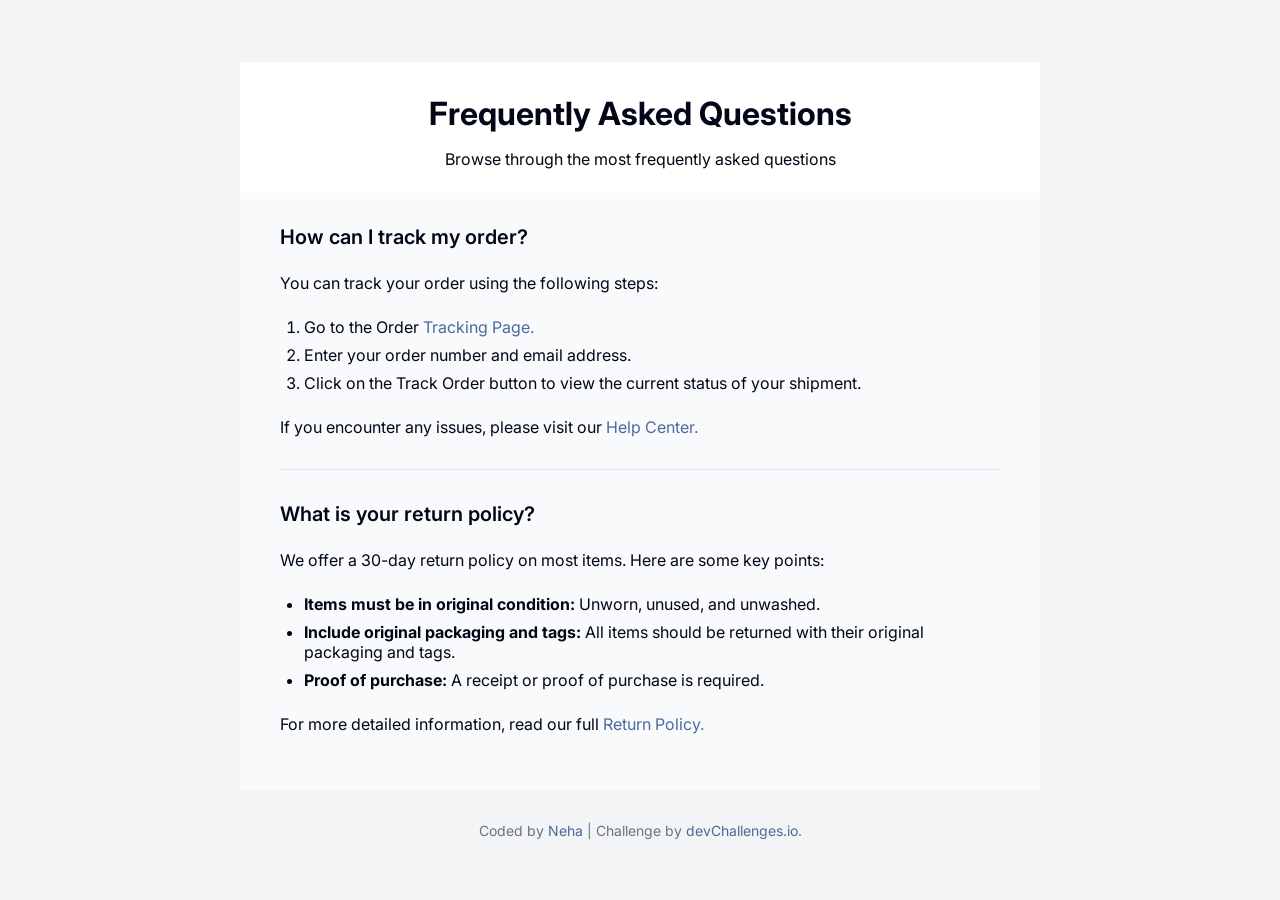
<file: index.html>
<!DOCTYPE html>
<html lang="en">
  <head>
    <meta charset="UTF-8" />
    <meta name="viewport" content="width=device-width, initial-scale=1.0" />

    <link
      rel="icon"
      href="resources/favicon.ico"
      type="image/x-icon"
      sizes="96x96"
    />

    <title>Simple FAQ | devChallenges.io</title>
    <link rel="preconnect" href="https://fonts.googleapis.com" />
    <link rel="preconnect" href="https://fonts.gstatic.com" crossorigin />
    <link
      href="https://fonts.googleapis.com/css2?family=Inter:wght@400;700&display=swap"
      rel="stylesheet"
    />

    <style>
      * {
        margin: 0;
        padding: 0;
        box-sizing: border-box;
      }

      body {
        min-height: 100vh;
        display:flex;
        justify-content:center;
        align-items:center;
        flex-direction:column;
        background-color: #f3f4f6;
        font-family: 'Inter', sans-serif;
        font-display: swap;
        color: #030616;
      }

      .container{
        background-color:#FFFFFF;
        padding:0;
        width:100%;
        max-width:800px;
      }

      .header{
        text-align: center;
        margin-bottom: 1.5rem;
        padding:2rem 2rem 0 2rem;
      }

      .header h1{
        margin-bottom:1rem;
        font-weight:700;
        font-size:2rem;
      }

      .header p{
        margin-bottom:1rem;
      }

      .main-content{
        background-color: #f8fafc;
        padding:2rem 2.5rem;
        margin-bottom:0;
      }

      .main-content h2{
        margin-bottom:1.5rem;
        font-weight:600;
        font-size:1.25rem;
      }

      .main-content p{
        margin:1.5rem 0;
      }

      .main-content li{
        margin-bottom:0.5rem;
      }

      .main-content ol, .main-content ul{
        padding-left:1.5rem;
        margin-bottom:1.5rem;
      }

      .main-content a{
        color: #4B6A9B;
        text-decoration: none;
      }

      hr{
        border:none;
        height:1px;
        background-color:#E2E8F0;
        margin:2rem 0;
      }

      @media (max-width: 600px) {
        body {
          padding: 1.5rem 1rem;
        }

        .container {
          padding: 1.5rem;
        }

        .main-content {
          padding: 1.5rem 1rem;
        }
      }

      .author-info {
        font-size: 14px;
        text-align: center;
        margin-top: 2rem;
        color: #6B7280;
      }

      .author-info a {
        color: #4B6A9B;
        text-decoration: none;
      }

      .author-info a:hover{
        color: #2D3748;
      }
    </style>
  </head>
  <body>
    <div class="container">
      <div class="header">
      <h1>Frequently Asked Questions</h1>
      <p>Browse through the most frequently asked questions</p>
      </div>

      <div class="main-content">
      <h2>How can I track my order?</h2>
  
    <p>You can track your order using the following steps:</p>
  
    <ol>
      <li>Go to the Order <a href="#">Tracking Page.</a></li>
      <li>Enter your order number and email address.</li>
      <li>Click on the Track Order button to view the current status of your shipment.</li>
    </ol>
  
    <p>If you encounter any issues, please visit our <a href="#">Help Center.</a></p>
    <hr>
  
    <h2>What is your return policy?</h2>
  
    <p>We offer a 30-day return policy on most items. Here are some key points:</p>
  
    <ul>
      <li><strong>Items must be in original condition: </strong>Unworn, unused, and unwashed.</li>
      <li><strong>Include original packaging and tags: </strong>All items should be returned with their original packaging and tags.</li>
      <li><strong>Proof of purchase: </strong>A receipt or proof of purchase is required.</li>
    </ul>
  
    <p>For more detailed information, read our full <a href="#">Return Policy.</a></p>
      </div>

      </div>

      <div class="author-info">
      Coded by <a href="https://github.com/Nothingspecial2468">Neha</a> | Challenge by
      <a href="https://www.devchallenges.io?ref=challenge" target="_blank"
        >devChallenges.io</a
      >.
    </div>
  </body>
</html>
</file>
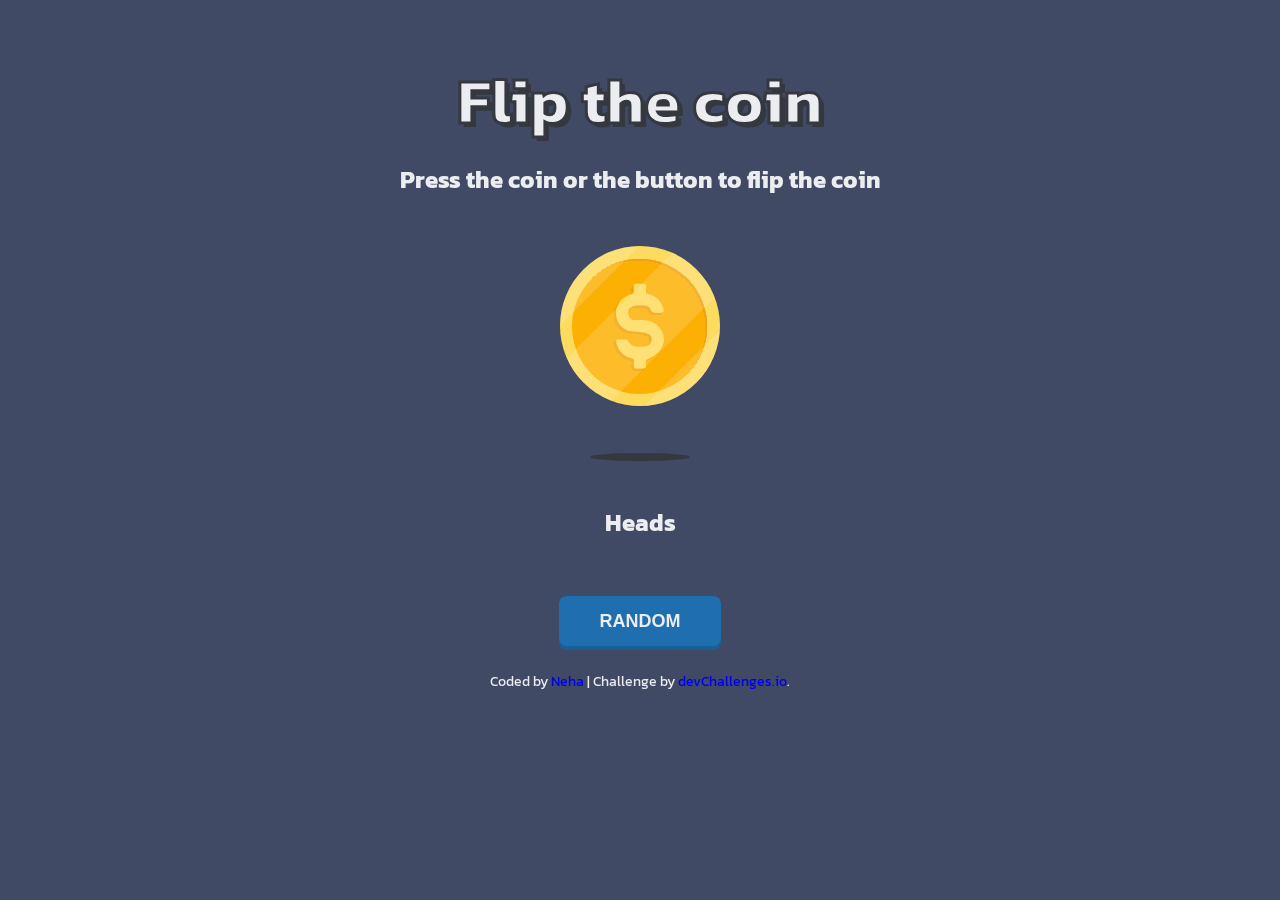
<file: flip-the-coin-master/index.html>
<!DOCTYPE html>
<html lang="en">
  <head>
    <meta charset="UTF-8" />
    <meta name="viewport" content="width=device-width, initial-scale=1.0" />

    <link
      rel="icon"
      href="resources/favicon.ico"
      type="image/x-icon"
      sizes="96x96"
    />

    <title>Flip the coin | devChallenges.io</title>
    <link rel="preconnect" href="https://fonts.googleapis.com" />
    <link rel="preconnect" href="https://fonts.gstatic.com" crossorigin />
    <link
      href="https://fonts.googleapis.com/css2?family=Kanit:wght@400;500;700&display=swap"
      rel="stylesheet"
    />
    <link rel="stylesheet" href="style.css">
  </head>
  <body>
    <main class="container">
      <h1>Flip the coin</h1>
      <p class="instructions">Press the coin or the button to flip the coin</p>
     
      <button type="button" class="flip-btn">
      <img src="resources/heads.svg"
      alt="Heads"
      class="coin"
      id="coin" />
      </button>

      <img src="resources/shadow.svg" alt="" class="shadow"/>

      <p id="result">Heads</p>

      <button type="button" class="random-btn">RANDOM</button>

    </main>

    <div class="author-info">
      Coded by <a href="#">Neha</a> | Challenge by
      <a href="https://www.devchallenges.io?ref=challenge" target="_blank"
        >devChallenges.io</a
      >.
    </div>

    <script src="script.js"></script>
  </body>
</html>
</file>
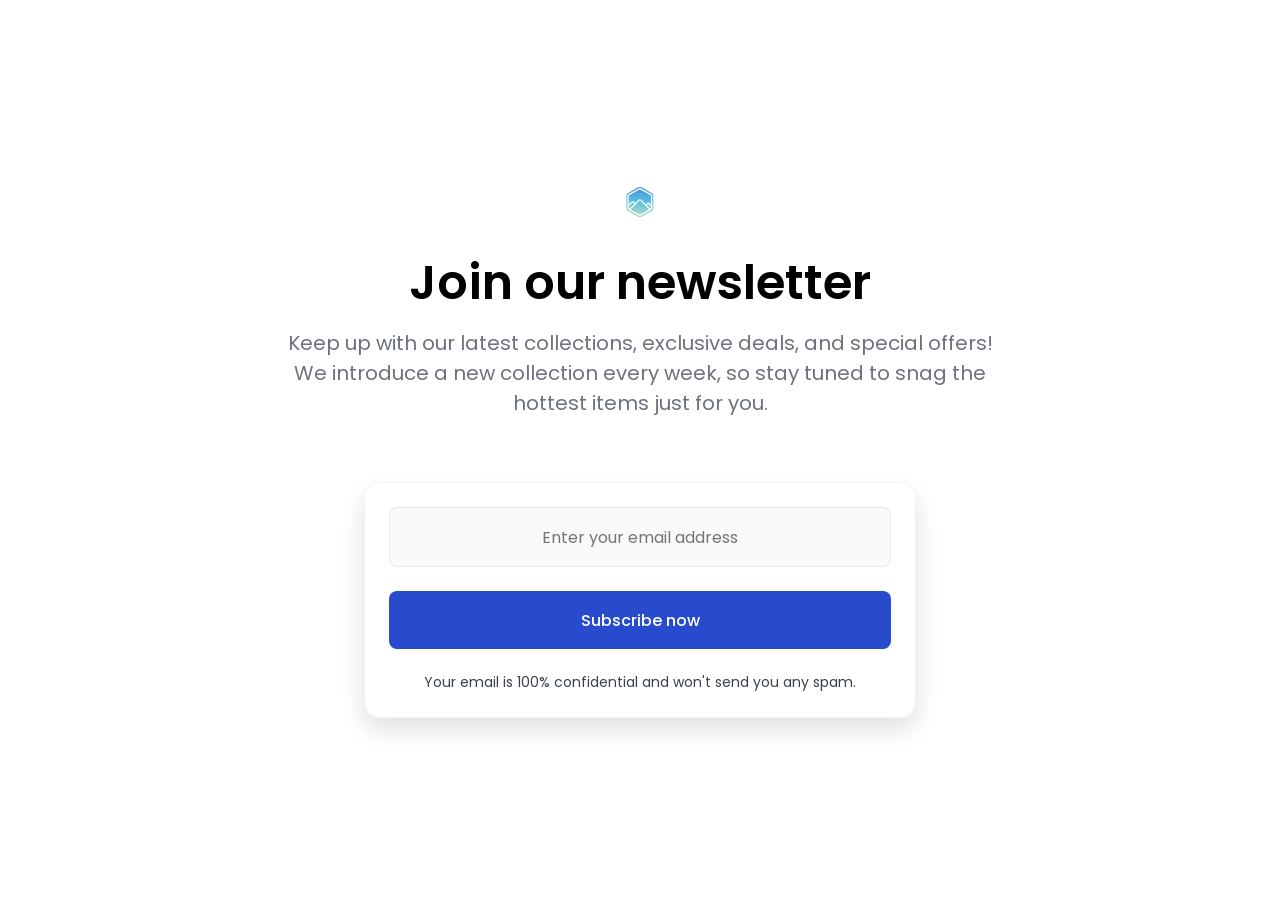
<file: join-our-newsletter/index.html>
<!DOCTYPE html>
<html lang="en">
  <head>
    <meta charset="UTF-8" />
    <meta name="viewport" content="width=device-width, initial-scale=1.0" />

    <link
      rel="icon"
      href="resources/favicon.ico"
      type="image/x-icon"
      sizes="96x96"
    />
    <link rel="preconnect" href="https://fonts.googleapis.com" />
    <link rel="preconnect" href="https://fonts.gstatic.com" crossorigin />
    <link
      href="https://fonts.googleapis.com/css2?family=Poppins:wght@400;500;600;700&display=swap"
      rel="stylesheet"
    />

    <title>Join Our Newsletter | devChallenges.io</title>

    <style>
      * {
        margin: 0;
        padding: 0;
        box-sizing: border-box;
      }

      body {
        min-height: 100vh;
        display: flex;
        justify-content: center;
        align-items: center;
        font-family: "Poppins", sans-serif;
        padding: 48px 24px;
        color: #000;
      }

      .container {
        width: 100%;
        display: flex;
        flex-direction: column;
        text-align: center;
      }

      .content {
        width: 100%;
        max-width: 720px;
        margin: 0 auto 64px;
      }

      .content img {
        display: block;
        width: 40px;
        height: 40px;
        margin: 0 auto 32px;
      }

      .content h1 {
        font-size: 48px;
        line-height: 1.2;
        font-weight: 600;
        margin-bottom: 16px;
      }

      .content p {
        font-size: 20px;
        line-height: 1.5;
        color: #6c727f;
      }

      .input-container {
        width: 100%;
        max-width: 552px;
        margin: 0 auto;
        display: flex;
        flex-direction: column;
        gap: 24px;
        border: 1px solid #f3f4f6;
        border-radius: 16px;
        padding: 24px;
        box-shadow: 0 12px 24px rgba(0, 0, 0, 0.12);
      }

      .visually-hidden {
        position: absolute;
        width: 1px;
        height: 1px;
        padding: 0;
        margin: -1px;
        overflow: hidden;
        clip: rect(0, 0, 0, 0);
        white-space: nowrap;
        border: 0;
      }

      .input-container input {
        width: 100%;
        min-height: 60px;
        padding: 12px 16px;
        border-radius: 8px;
        border: 1px solid #e5e7eb;
        text-align: center;
        font: inherit;
        font-size: 16px;
        color: #394150;
        background-color: #f9fafb;
      }

      .input-container input:focus-visible,
      .input-container button:focus-visible {
        outline: 3px solid #93c5fd;
        outline-offset: 2px;
      }

      .input-container button {
        width: 100%;
        min-height: 58px;
        padding: 12px;
        border: 0;
        border-radius: 8px;
        cursor: pointer;
        background-color: #284bce;
        color: #fff;
        font: inherit;
        font-size: 16px;
        font-weight: 500;
      }

      .input-container button:hover {
        background-color: #3c5ff5;
      }

      .input-container p {
        font-size: 14px;
        line-height: 1.4;
        color: #394150;
      }

      @media (max-width: 600px) {
        .content {
          max-width: 350px;
        }

        .content h1 {
          font-size: 32px;
        }

        .content p {
          font-size: 16px;
          line-height: 1.5;
        }

        .input-container p {
          text-align: left;
        }
      }
    </style>
  </head>
  <body>
    <main class="container">
      <section class="content">
        <img src="resources/logo.svg" alt="" />
        <h1>Join our newsletter</h1>
        <p>
          Keep up with our latest collections, exclusive deals, and special
          offers! We introduce a new collection every week, so stay tuned to
          snag the hottest items just for you.
        </p>
      </section>

      <form class="input-container">
        <label class="visually-hidden" for="email">Email address</label>
        <input
          id="email"
          name="email"
          type="email"
          placeholder="Enter your email address"
          autocomplete="email"
          required
        />
        <button type="submit">Subscribe now</button>
        <p>Your email is 100% confidential and won't send you any spam.</p>
      </form>
    </main>
  </body>
</html>
</file>
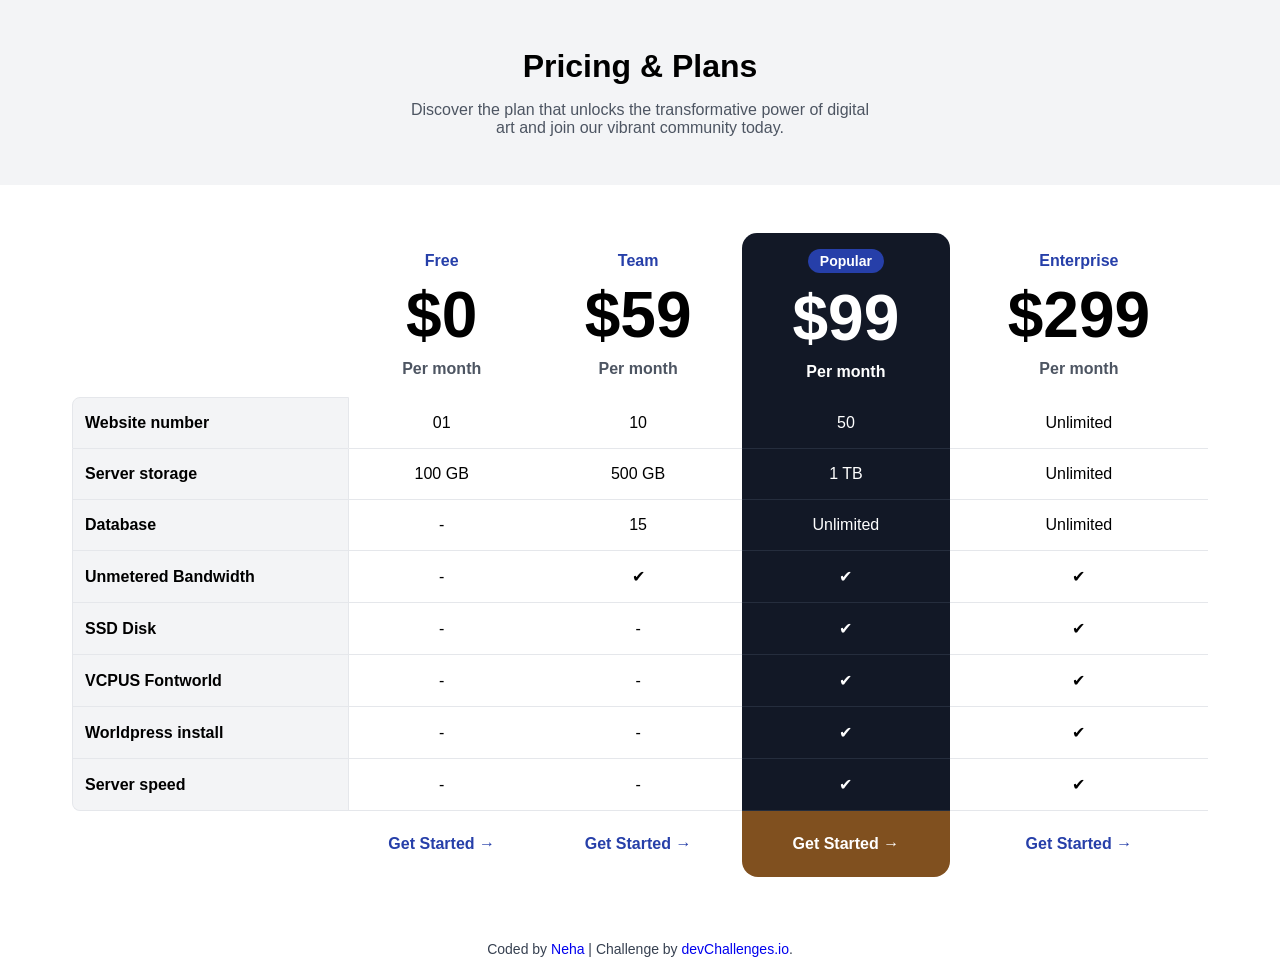
<file: pricing-table-master/index.html>
<!DOCTYPE html>
<html lang="en">
  <head>
    <meta charset="UTF-8" />
    <meta name="viewport" content="width=device-width, initial-scale=1.0" />

    <link
      rel="icon"
      href="resources/favicon.ico"
      type="image/x-icon"
      sizes="96x96"
    />

    <title>Pricing Table | devChallenges.io</title>

    <!--You are welcome to delete these styles or modify them in your own stylesheet -->
    <style>
      * {
        margin: 0;
        padding: 0;
        box-sizing: border-box;
      }

      body {
        min-height: 100vh;
        display: flex;
        flex-direction: column;
        font-family: "Inter", sans-serif;
      }

      header{
        background-color:#4D556233;
      }

      .hero{
        text-align: center;
        padding: 48px 24px;
        background-color: #f3f4f6;
      }

      .hero h1{
        font-size:32px;
        font-weight: 700;
        margin-bottom: 16px;
      }

      .hero p{
        max-width: 460px;
        margin: 0 auto;
        font-size:16px;
        color:#4D5562;
      }

      .pricing{
        flex: 1;
        display:flex;
        justify-content:center;
        align-items:center;
        padding: 48px 5vw;
        background-color:#ffffff;
      }

      .pricing-table{
        width: 100%;
        max-width: 1136px;
        border-collapse: separate;
        border-spacing: 0;
      }

      .pricing-table th,
      .pricing-table td{
        padding: 16px 12px;
      }

      .pricing-table td{
        text-align: center;
      }

      .pricing-table tbody th,
      .pricing-table tbody td{
        border-bottom: 1px solid #e5e7eb;
      }

      .pricing-table tbody th[scope="row"]{
        background-color:#f3f4f6;
        text-align: left;
        border-left: 1px solid #e5e7eb;
        border-right: 1px solid #e5e7eb;
      }

      .pricing-table tbody tr:first-child th[scope="row"]{
        border-top: 1px solid #e5e7eb;
        border-radius: 8px 0 0 0;
      }

      .pricing-table tbody tr:last-child th[scope="row"]{
        border-bottom: 1px solid #e5e7eb;
        border-radius: 0 0 0 8px;
      }

      .pricing-table tbody td.popular{
        border-bottom-color:#252d3d;
      }

      .pricing-table thead th[scope="col"]{
        text-align: center;
        font-size: 16px;
        color:#263FA9;
      }

      .pricing-table thead th[scope="col"] strong{
        display:block;
        color:black;
        font-size: 64px;
        margin: 8px;
      }

      .pricing-table thead th[scope="col"] span{
        display:block;
        font-size: 16px;
        color:#4D5562;
      }

      .pricing-table .popular{
        background-color:#121826;
        color:white;
      }

      .pricing-table thead th.popular{
        color:white;
        border-radius: 15px 15px 0 0;
      }

      .pricing-table thead th.popular .popular-label{
        display: inline-block;
        padding: 4px 12px;
        border-radius: 999px;
        background-color: #263FA9;
        color: white;
        font-size: 14px;
      }

      
      .pricing-table thead th.popular strong,
      .pricing-table thead th.popular span
      {
         color: white;
      }

      .pricing-table tfoot td {
        padding: 24px 12px;
        text-align: center;
      }

      .pricing-table tfoot a {
        color: #263FA9;
        font-weight: 700;
        text-decoration: none;
        white-space: nowrap;
      }

      .pricing-table tfoot td.popular {
        background-color: #80501f;
        border-radius: 0 0 16px 16px;
      }

      .pricing-table tfoot td.popular a {
        color: white;
      }

      .author-info {
        font-size: 14px;
        text-align: center;
        margin-top: 16px;
        color: rgb(55, 65, 81);
      }

      .author-info a {
        text-decoration: none;
      }
    </style>
  </head>
  <body>
    <header class="hero">
      <h1>Pricing &amp; Plans</h1>
      <p>Discover the plan that unlocks the transformative power of digital art and join our vibrant community today.</p>
    </header>

    <main class="pricing">
      <table class="pricing-table">
        <thead>
          <tr>
            <th scope="col"></th>
            <th scope="col">Free <strong>$0</strong><span>Per month</span></th>
            <th scope="col">Team <strong>$59</strong><span>Per month</span></th>
            <th scope="col" class="popular"><span class="popular-label">Popular</span><strong>$99</strong><span>Per month</span></th>
            <th scope="col">Enterprise <strong>$299</strong><span>Per month</span></th>
          </tr>
        </thead>
        <tbody>
          <tr>
            <th scope="row">Website number</th>
            <td>01</td>
            <td>10</td>
            <td class="popular">50</td>
            <td>Unlimited</td>
          </tr>
          <tr>
            <th scope="row">Server storage</th>
            <td>100 GB</td>
            <td>500 GB</td>
            <td class="popular">1 TB</td>
            <td>Unlimited</td>
          </tr>
          <tr>
            <th scope="row">Database</th>
            <td>-</td>
            <td>15</td>
            <td class="popular">Unlimited</td>
            <td>Unlimited</td>
          </tr>
          <tr>
            <th scope="row">Unmetered Bandwidth</th>
            <td>-</td>
            <td>✔</td>
            <td class="popular">✔</td>
            <td>✔</td>
          </tr>
          <tr>
            <th scope="row">SSD Disk</th>
            <td>-</td>
            <td>-</td>
            <td class="popular">✔</td>
            <td>✔</td>
          </tr>
          <tr>
            <th scope="row">VCPUS Fontworld</th>
            <td>-</td>
            <td>-</td>
            <td class="popular">✔</td>
            <td>✔</td>
          </tr>
          <tr>
            <th scope="row">Worldpress install</th>
            <td>-</td>
            <td>-</td>
            <td class="popular">✔</td>
            <td>✔</td>
          </tr>
          <tr>
            <th scope="row">Server speed</th>
            <td>-</td>
            <td>-</td>
            <td class="popular">✔</td>
            <td>✔</td>
          </tr>
        </tbody >
        <tfoot>
          <tr>
            <td></td>
            <td><a href="#">Get Started →</a></td>
            <td><a href="#">Get Started →</a></td>
            <td class="popular"><a href="#">Get Started →</a></td>
            <td><a href="#">Get Started →</a></td>
          </tr>
        </tfoot>
      </table >
    </main >

    <div class="author-info">
      Coded by <a href="#">Neha</a> | Challenge by
      <a href="https://www.devchallenges.io?ref=challenge" target="_blank"
        >devChallenges.io</a
      >.
    </div>
  </body>
</html>
</file>
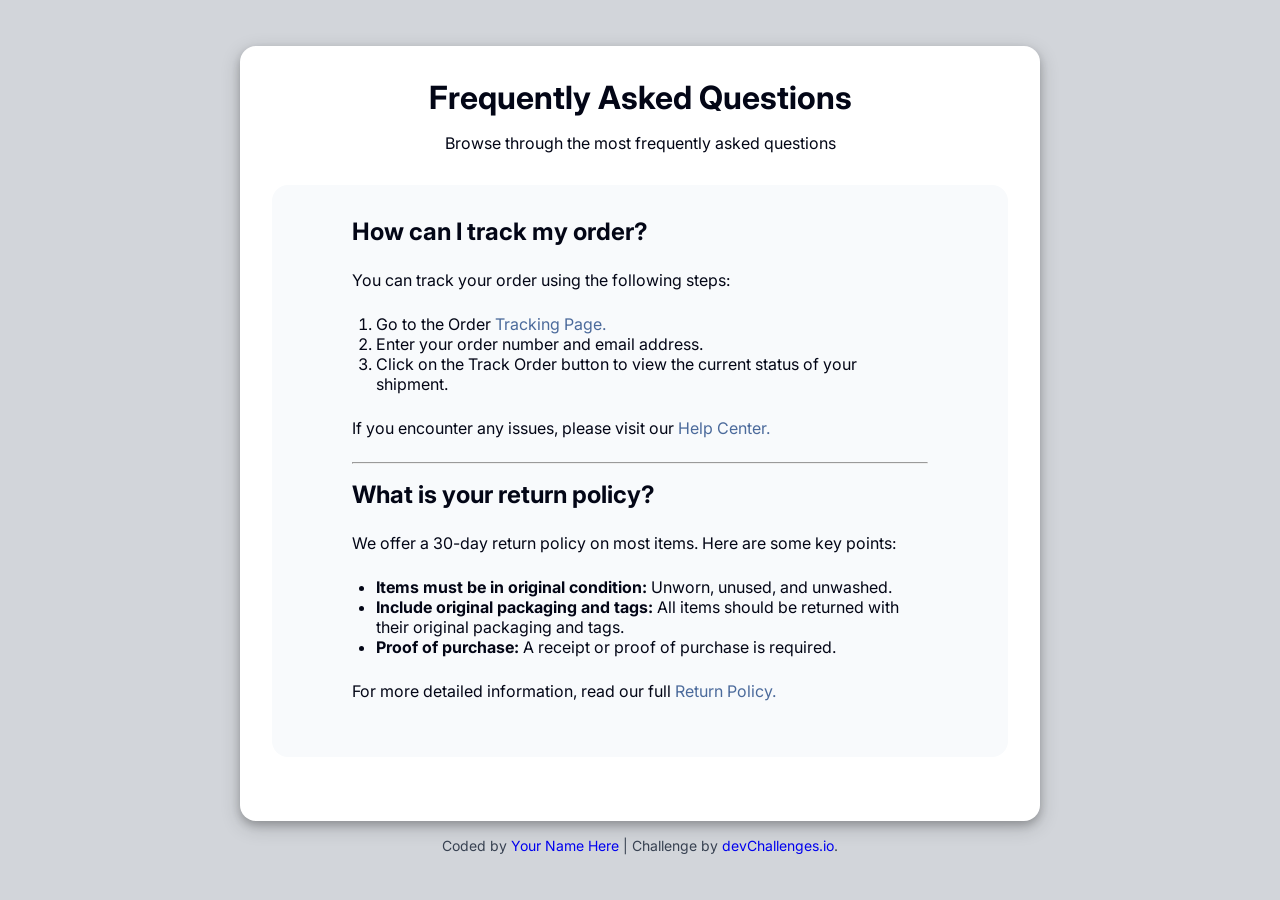
<file: simple-faq-master/index.html>
<!DOCTYPE html>
<html lang="en">
  <head>
    <meta charset="UTF-8" />
    <meta name="viewport" content="width=device-width, initial-scale=1.0" />

    <link
      rel="icon"
      href="resources/favicon.ico"
      type="image/x-icon"
      sizes="96x96"
    />

    <title>Simple FAQ | devChallenges.io</title>
    <link rel="preconnect" href="https://fonts.googleapis.com" />
    <link rel="preconnect" href="https://fonts.gstatic.com" crossorigin />
    <link
      href="https://fonts.googleapis.com/css2?family=Inter:wght@400;700&display=swap"
      rel="stylesheet"
    />

    <style>
      * {
        margin: 0;
        padding: 0;
        box-sizing: border-box;
      }

      body {
        min-height: 100vh;
        display:flex;
        justify-content:center;
        align-items:center;
        flex-direction:column;
        background-color: #D2D5DA;
        font-family: 'Inter', sans-serif;
        color: #030616;
      }

      .container{
        background-color:#FFFFFF;
        padding:2rem;
        border-radius:1rem;
        width:100%;
        max-width:800px;
        box-shadow: 0 4px 8px 0 rgba(0, 0, 0, 0.2), 0 6px 20px 0 rgba(0, 0, 0, 0.19);
      }

      .header{
        text-align: center;
        margin-bottom: 2rem;
      }

      .header h1{
        margin-bottom:1rem;
      }

      .header p{
        margin-bottom:1rem;
      }

      .main-content{
        background-color: #f8fafc;
        padding:2rem 5rem;
        border-radius:1rem;
        margin-bottom:2rem;
      }

      .main-content h2{
        margin-bottom:1.5rem;
      }

      .main-content p{
        margin:1.5rem auto 1.5rem auto;
      }

      .main-content ol, .main-content ul{
        padding-left:1.5rem;
        margin-bottom:1rem;
      }

      .main-content a{
        color: #4B6A9B;
        text-decoration: none;
      }

      hr{
        margin:1rem auto 1rem auto;
      }

      @media (max-width: 600px) {
        body {
          padding: 1.5rem 1rem;
        }

        .container {
          padding: 1.5rem;
        }

        .main-content {
          padding: 1.5rem 1rem;
        }
      }

      .author-info {
        font-size: 14px;
        text-align: center;
        margin-top: 16px;
        color: rgb(55, 65, 81);
      }

      .author-info a {
        text-decoration: none;
      }
    </style>
  </head>
  <body>
    <div class="container">
      <div class="header">
      <h1>Frequently Asked Questions</h1>
      <p>Browse through the most frequently asked questions</p>
    </div>

    <div class="main-content">
      <h2>How can I track my order?</h2>
  
    <p>You can track your order using the following steps:</p>
  
    <ol>
      <li>Go to the Order <a href="#">Tracking Page.</a></li>
      <li>Enter your order number and email address.</li>
      <li>Click on the Track Order button to view the current status of your shipment.</li>
    </ol>
  
    <p>If you encounter any issues, please visit our <a href="#">Help Center.</a></p>
    <hr>
  
    <h2>What is your return policy?</h2>
  
    <p>We offer a 30-day return policy on most items. Here are some key points:</p>
  
    <ul>
      <li><b>Items must be in original condition: </b>Unworn, unused, and unwashed.</li>
      <li><b>Include original packaging and tags: </b>All items should be returned with their original packaging and tags.</li>
      <li><b>Proof of purchase: </b>A receipt or proof of purchase is required.</li>
    </ul>
  
    <p>For more detailed information, read our full <a href="#">Return Policy.</a></p>
    </div>
    </div>

    <div class="author-info">
      Coded by <a href="#">Your Name Here</a> | Challenge by
      <a href="https://www.devchallenges.io?ref=challenge" target="_blank"
        >devChallenges.io</a
      >.
    </div>
  </body>
</html>
</file>
<file: flip-the-coin-master/style.css>
* {
    margin: 0;
    padding: 0;
    box-sizing: border-box;
}

body {
    min-height: 100vh;
    background-color:#404A65;
    color:#ECEDF0;
    font-family: "Kanit", sans-serif;
}

.container{
    display:flex;
    justify-content:center;
    align-items:center;
    flex-direction:column;
    padding: 64px 24px 0;
}

h1{
    font-size:64px;
    font-weight:700;
    line-height:1.15;
    -webkit-text-stroke: 3px #35383f;
    text-shadow: 4px 4px 0 #35383f;
}

.instructions{
    max-width:none;
    text-align:center;
    font-size:24px;
    font-weight:700;
    line-height:1.5;
    margin-top:24px;
}

button{
    cursor:pointer;
}

#result{
    font-size:24px;
    font-weight:700;
    line-height:1.5;
    margin-top:44px;
}

.flip-btn{
    background-color:transparent;
    border:none;
    margin-top:48px;
    font-size:17px;
    font-weight:500;
    line-height:1.5;
}

.shadow{
    margin-top:40px;
}

.random-btn{
    background-color:#1F6FB0;
    color:#ECEDF0;
    border:none;
    box-shadow: 0 4px 0 #1b5f99;
    font-size:18px;
    font-weight:700;
    border-radius: 8px;
    width:162px;
    height:50px;
    margin-top:55px;
}

@media(max-width:480px){
    .instructions{
        max-width:380px;
    }
}

.author-info {
    font-size: 14px;
    text-align: center;
    margin-top: 25px;
    color: #ECEDF0;
}

.author-info a {
    text-decoration: none;
}
</file>
